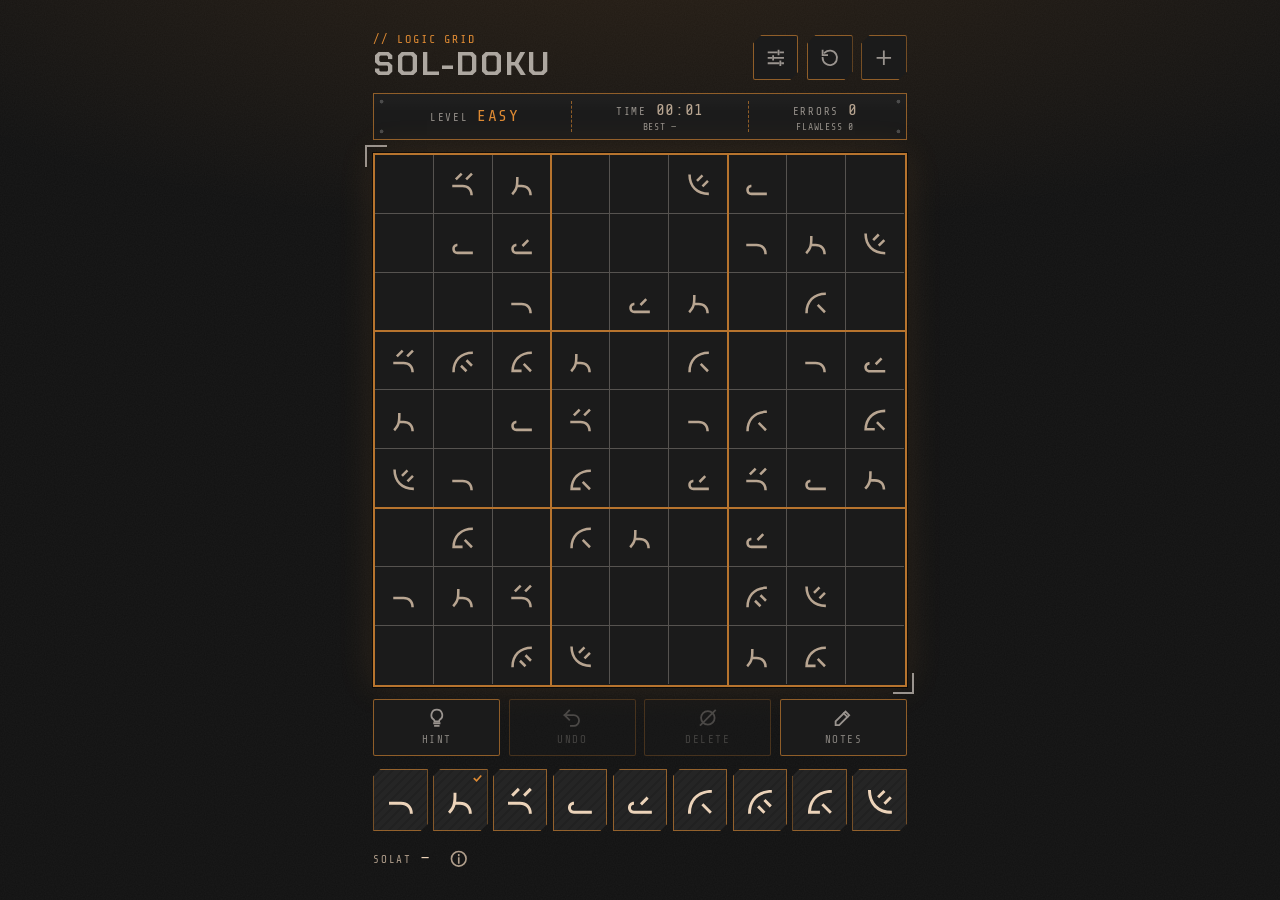
<file: index.html>
<!doctype html>
<html lang="en" data-hue="ember">
<head>
  <meta charset="utf-8">
  <meta name="viewport" content="width=device-width, initial-scale=1, viewport-fit=cover">
  <meta name="theme-color" content="#111111">
  <meta name="apple-mobile-web-app-capable" content="yes">
  <meta name="mobile-web-app-capable" content="yes">
  <meta name="apple-mobile-web-app-status-bar-style" content="black-translucent">
  <meta name="apple-mobile-web-app-title" content="Sol-doku">
  <title>Sol-doku</title>
  <script>
    (() => {
      const V = "20261128063923";
      const check = () => fetch("version.json?t=" + Date.now(), { cache: "no-store" })
        .then((r) => r.json())
        .then(({ v }) => {
          if (v && v !== V && new URLSearchParams(location.search).get("v") !== v) location.replace(location.pathname + "?v=" + v);
        })
        .catch(() => {});
      check();
      document.addEventListener("visibilitychange", () => { if (!document.hidden) check(); });
    })();
  </script>
  <link rel="icon" type="image/png" href="[data-uri]">
  <link rel="apple-touch-icon" href="[data-uri]">
  <script>try { var h = localStorage.getItem("sudoku.hue"); if (h) document.documentElement.dataset.hue = h; } catch (e) {}</script>
  <link rel="preconnect" href="https://fonts.googleapis.com">
  <link rel="preconnect" href="https://fonts.gstatic.com" crossorigin>
  <link rel="stylesheet" href="https://fonts.googleapis.com/css2?family=Chakra+Petch:wght@400;500;600;700&family=Share+Tech+Mono&display=swap">
  <link rel="stylesheet" href="style.css?v=20261128063923">
</head>
<body>
  <main class="app" id="app">
    <header class="topbar">
      <div class="brand">
        <div class="kicker">// Logic grid</div>
        <h1>Sol-doku</h1>
      </div>
      <div class="top-actions">
        <button class="icon-btn" id="open-hue" aria-label="Settings">
          <svg viewBox="0 0 24 24" fill="none" stroke="currentColor" stroke-width="2" stroke-linecap="square"><path d="M4 6h9M17 6h3M4 12h3M11 12h9M4 18h11M19 18h1"/><path d="M15 4v4M9 10v4M17 16v4"/></svg>
        </button>
        <button class="icon-btn" id="open-reset" aria-label="Reset grid">
          <svg viewBox="0 0 24 24" fill="none" stroke="currentColor" stroke-width="2" stroke-linecap="square"><path d="M4 12a8 8 0 1 0 2.4-5.7"/><path d="M4 4v5h5"/></svg>
        </button>
        <button class="icon-btn" id="open-new" aria-label="New game">
          <svg viewBox="0 0 24 24" fill="none" stroke="currentColor" stroke-width="2" stroke-linecap="square"><path d="M12 5v14M5 12h14"/></svg>
        </button>
      </div>
    </header>

    <section class="panel status" aria-label="Game status">
      <div><span class="label">Level</span><span class="readout" id="stat-level">—</span></div>
      <div id="time-block"><span class="label">Time</span><span class="readout" id="stat-time">00:00</span><small class="sub" id="stat-best"></small></div>
      <div id="err-block"><span class="label">Errors</span><span class="readout" id="stat-mistakes">0</span><small class="sub" id="stat-streak"></small></div>
    </section>

    <div class="board-area">
      <div class="board-wrap">
        <div class="board" id="board" role="grid" aria-label="Sol-doku board"></div>
      </div>
    </div>

    <section class="tools" aria-label="Tools">
      <button class="tool" id="hint">
        <svg viewBox="0 0 24 24" fill="none" stroke="currentColor" stroke-width="2" stroke-linecap="square"><path d="M9 18h6M10 21h4"/><path d="M12 3a6 6 0 0 0-3.5 10.9c.6.5 1 1.2 1 2.1h5c0-.9.4-1.6 1-2.1A6 6 0 0 0 12 3z"/></svg>
        <span>Hint</span>
        <i class="badge" id="hint-count"></i>
      </button>
      <button class="tool" id="undo">
        <svg viewBox="0 0 24 24" fill="none" stroke="currentColor" stroke-width="2" stroke-linecap="square"><path d="M9 14L4 9l5-5"/><path d="M4 9h10a6 6 0 0 1 0 12h-3"/></svg>
        <span>Undo</span>
      </button>
      <button class="tool" id="erase">
        <svg class="ic-erase" viewBox="0 0 24 24" fill="none" stroke="currentColor" stroke-width="2" stroke-linecap="square"><circle cx="12" cy="12" r="7.5"/><path d="M4 20L20 4"/></svg>
        <svg class="ic-clear" viewBox="0 0 24 24" fill="currentColor" stroke="currentColor" stroke-width="2" stroke-linecap="square"><g stroke="none"><rect x="4" y="4" width="3" height="3"/><rect x="10.5" y="4" width="3" height="3"/><rect x="17" y="4" width="3" height="3"/><rect x="4" y="10.5" width="3" height="3"/><rect x="17" y="10.5" width="3" height="3"/><rect x="4" y="17" width="3" height="3"/><rect x="10.5" y="17" width="3" height="3"/><rect x="17" y="17" width="3" height="3"/></g><path d="M3 21L21 3" fill="none"/></svg>
        <span>Delete</span>
      </button>
      <button class="tool" id="solved-btn">
        <svg viewBox="0 0 24 24" fill="none" stroke="currentColor" stroke-width="2" stroke-linecap="square"><path d="M4 12.5l5 5L20 6.5"/></svg>
        <span>Solved · View results</span>
      </button>
      <button class="tool" id="notes" aria-pressed="false">
        <svg viewBox="0 0 24 24" fill="none" stroke="currentColor" stroke-width="2" stroke-linecap="square"><path d="M4 20h4L19 9l-4-4L4 16z"/><path d="M13 7l4 4"/></svg>
        <span>Notes</span>
      </button>
    </section>

    <section class="pad" id="pad" aria-label="Number pad"></section>

    <footer class="footer">
      <div class="footer-left">
        <div class="sol-guide" id="sol-block" aria-live="polite"><span>Solat</span><span class="readout" id="stat-sol">—</span><span class="sol-ex" id="stat-sol-ex"></span></div>
        <a class="info" href="https://github.com/menehune23/sol" target="_blank" rel="noopener" aria-label="What is Sol?" title="What is Sol?"><span id="info-text">What is Sol?</span><svg viewBox="0 0 24 24" fill="none" stroke="currentColor" stroke-width="2" stroke-linecap="square"><circle cx="12" cy="12" r="9"/><path d="M12 11v6M12 7v1"/></svg></a>
      </div>
      <a id="request-link" href="https://app.devin.ai/sessions/24729240f18b49819ce347943eb49a1e" target="_blank" rel="noopener">Request changes</a>
    </footer>
  </main>

  <dialog class="sheet" id="new-sheet" aria-labelledby="new-title">
    <div class="sheet-head">
      <div class="grabber" title="Close" aria-hidden="true"></div>
      <div class="kicker">// New grid</div>
      <h2 id="new-title">Select difficulty</h2>
    </div>
    <div class="levels" id="levels" role="radiogroup" aria-labelledby="new-title"></div>
    <div class="sheet-actions">
      <button class="btn" id="start">Generate grid</button>
      <button class="btn ghost" data-close>Cancel</button>
    </div>
  </dialog>

  <dialog class="sheet" id="reset-sheet" aria-labelledby="reset-title">
    <div class="sheet-head">
      <div class="grabber" title="Close" aria-hidden="true"></div>
      <div class="kicker">// Purge input</div>
      <h2 id="reset-title">Reset grid?</h2>
    </div>
    <p class="sheet-note">Clears your entries, notes, hints, and time. The starting grid stays the same.</p>
    <div class="sheet-actions">
      <button class="btn danger" id="do-reset">Reset</button>
      <button class="btn ghost" data-close>Cancel</button>
    </div>
  </dialog>

  <dialog class="sheet" id="hue-sheet" aria-labelledby="hue-title">
    <div class="sheet-head">
      <div class="grabber" title="Close" aria-hidden="true"></div>
      <div class="kicker">// System</div>
      <h2 id="hue-title">Settings</h2>
    </div>
    <div class="setting-label" id="color-label">Color</div>
    <div class="hues" id="hues" role="radiogroup" aria-labelledby="color-label"></div>
    <div class="hue-name" id="hue-name"></div>
    <div class="toggles">
      <label class="toggle"><span><strong>Timer</strong><small>Show elapsed time</small></span><input type="checkbox" id="set-timer" role="switch"><i aria-hidden="true"></i></label>
      <label class="toggle"><span><strong>Errors</strong><small>Mark wrong letters in red</small></span><input type="checkbox" id="set-errors" role="switch"><i aria-hidden="true"></i></label>
      <label class="toggle"><span><strong>Auto-clear notes</strong><small>Remove placed letters from notes</small></span><input type="checkbox" id="set-autonotes" role="switch"><i aria-hidden="true"></i></label>
      <label class="toggle"><span><strong>Hints</strong><small>Show the Hint button (using a hint disables record-setting and resets flawless streaks)</small></span><input type="checkbox" id="set-hints" role="switch"><i aria-hidden="true"></i></label>
      <label class="toggle"><span><strong>Sol guide</strong><small>Show the selected letter's Solat</small></span><input type="checkbox" id="set-sol" role="switch"><i aria-hidden="true"></i></label>
    </div>
    <div class="sheet-actions">
      <button class="btn" data-close>Done</button>
    </div>
  </dialog>

  <dialog class="sheet" id="win-sheet" aria-labelledby="win-title">
    <div class="sheet-head">
      <div class="grabber" title="Close" aria-hidden="true"></div>
      <div class="kicker">// Grid stabilized</div>
      <h2 id="win-title">Grid solved</h2>
    </div>
    <dl class="stats" id="win-stats"></dl>
    <p class="win-note" id="win-note" hidden>Hints used, so this grid can't set a record or count as flawless</p>
    <canvas id="sparks" popover="manual" aria-hidden="true"></canvas>
    <div class="sheet-actions">
      <button class="btn" id="win-new">New game</button>
      <button class="btn ghost" data-close>View grid</button>
    </div>
  </dialog>

  <div class="overlay" id="loading" hidden>
    <div class="scan"><div class="bars"><i></i><i></i><i></i><i></i><i></i></div><span>Generating grid</span></div>
  </div>

  <script src="sudoku.js?v=20261128063923"></script>
  <script src="sol.js?v=20261128063923"></script>
  <script src="app.js?v=20261128063923"></script>
</body>
</html>
</file>
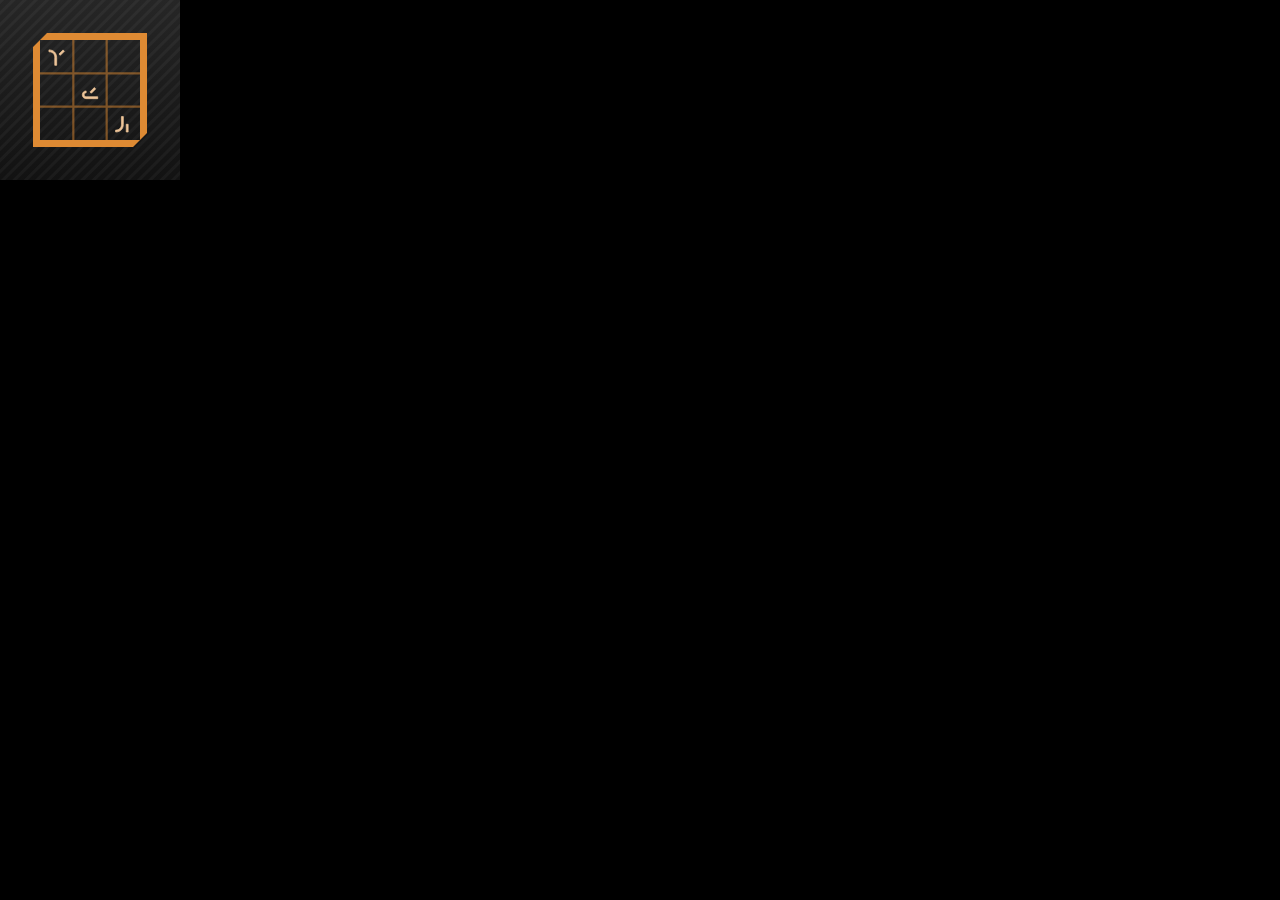
<file: icon/icon.html>
<!doctype html><html><head>
<style>html,body{margin:0;background:#000;overflow:hidden}svg{display:block}</style></head><body>
<svg id="i" xmlns="http://www.w3.org/2000/svg" width="180" height="180" viewBox="0 0 180 180">
<defs>
 <linearGradient id="bg" x1="0" y1="0" x2="0" y2="1"><stop offset="0" stop-color="#262626"/><stop offset="1" stop-color="#121212"/></linearGradient>
 <pattern id="st" width="8" height="8" patternUnits="userSpaceOnUse" patternTransform="rotate(45)"><rect width="3" height="8" fill="#FFFFFF" fill-opacity=".04"/></pattern>
</defs>
<rect width="180" height="180" fill="url(#bg)"/>
<rect width="180" height="180" fill="url(#st)"/>
<path d="M73.33 40V140M40 73.33H140M106.67 40V140M40 106.67H140" fill="none" stroke="#DE8A33" stroke-opacity=".5" stroke-width="2.2"/>
<path d="M47 33H147V133L133 147H33V47ZM40 40V140H140V40Z" fill="#DE8A33" fill-rule="evenodd"/>
<g fill="#EFC599" stroke="#EFC599" stroke-width="30"><path transform="translate(48.95 48.00) scale(0.02374) translate(-125 730) scale(1 -1)" d="M601.8 420.2 775 593.4 718.4 650 545.2 476.8ZM370 0H450V325C450 522 322.1 650 125 650V570C204.1 570 264.2 545.5 304.8 504.8C345.5 464.2 370 404.1 370 325Z"/><path transform="translate(82.28 81.33) scale(0.02374) translate(-125 730) scale(1 -1)" d="M450 285 506.6 228.4 689.6 411.4 633 468ZM287.5 245V325C195.4 325 125 254.5 125 162.5C125 70.4 195.4 0 287.5 0H775V80H287.5C239.5 80 205 114.5 205 162.5C205 210.4 239.5 245 287.5 245Z"/><path transform="translate(115.62 114.67) scale(0.02374) translate(-125 730) scale(1 -1)" d="M652.5 325H572.5V0H652.5ZM370 650V325C370 245.9 345.5 185.8 304.8 145.2C264.2 104.5 204.1 80 125 80V0C322.1 0 450 128 450 325V650Z"/></g>
</svg></body></html>
</file>
<file: style.css>
:root {
  --bg: #111111;
  --surface: #1B1B1B;
  --surface-2: #252525;
  --surface-3: #2F2F2F;
  --base-text: #F2F2F2;
  --accent: #DE8A33;
  --accent-rgb: 222, 138, 51;
  --accent-fg: #111111;
  --neutral: color-mix(in srgb, var(--accent) 10%, #DEDEDE);
  --neutral-muted: color-mix(in srgb, var(--neutral) 62%, transparent);
  --neutral-dim: color-mix(in srgb, var(--neutral) 65%, var(--surface));
  --neutral-soft: color-mix(in srgb, var(--neutral) 75%, var(--surface));
  --neutral-dim-text: color-mix(in srgb, var(--neutral) 55%, var(--surface));
  --primary-action: var(--accent);
  --primary-action-fg: var(--accent-fg);
  --text: color-mix(in srgb, var(--accent) 30%, var(--base-text));
  --text-muted: color-mix(in srgb, var(--text) 72%, transparent);
  --border: rgba(var(--accent-rgb), 0.6);
  --grid-line: color-mix(in srgb, var(--neutral) 30%, var(--surface));
  --grid-major: rgba(var(--accent-rgb), 0.6);
  --negative: #FF5C4D;
  --negative-rgb: 255, 92, 77;
  --radius: 0.25rem;
  --chamfer: 0.75rem;
  --font: "Chakra Petch", "Rajdhani", system-ui, sans-serif;
  --mono: "Share Tech Mono", ui-monospace, "SF Mono", Menlo, monospace;
  --safe-top: env(safe-area-inset-top, 0px);
  --safe-bottom: env(safe-area-inset-bottom, 0px);
  color-scheme: dark;
}
[data-hue="ember"] { --accent: #DE8A33; --accent-rgb: 222, 138, 51; }
[data-hue="patina"] { --accent: #4FB89F; --accent-rgb: 79, 184, 159; }
[data-hue="signal"] { --accent: #E5533D; --accent-rgb: 229, 83, 61; }
[data-hue="sand"] { --accent: #C9B58C; --accent-rgb: 201, 181, 140; }
[data-hue="lime"] { --accent: #A9BA35; --accent-rgb: 169, 186, 53; }
[data-hue="ion"] { --accent: #5B9EE6; --accent-rgb: 91, 158, 230; }
[data-hue="nebula"] { --accent: #A57BE8; --accent-rgb: 165, 123, 232; }
[data-hue="flare"] { --accent: #E56BAA; --accent-rgb: 229, 107, 170; }
[data-hue="steel"] { --accent: #A1A1A1; --accent-rgb: 161, 161, 161; }

* { box-sizing: border-box; }
/* 0 = rest, 1 = peak of the solved-grid pulse; the peak copy of the board fades in over the rest state (0.31 over 0.35 composites to the 0.55 outer glow). */
@property --pulse { syntax: "<number>"; inherits: true; initial-value: 0; }
html, body { margin: 0; }
html {
  /* Layout size in rem at base scale, plus a gutter each side; the root font size scales it to fit the viewport. */
  --app-w: 32.5;
  --app-pad: 0.875;
  --app-h: 51.875;
  --scale-max: 1.625;
  touch-action: manipulation;
  font-size: clamp(16px, min(100vw / (var(--app-w) + 2 * var(--app-pad)), 100svh / var(--app-h)), 16px * var(--scale-max));
}
body {
  min-height: 100dvh;
  font-family: var(--font);
  color: var(--text);
  background-color: var(--bg);
  background-image:
    radial-gradient(120% 60% at 50% -10%, rgba(var(--accent-rgb), 0.12), transparent 60%),
    url("noise.png");
  background-size: auto, 160px;
  background-attachment: fixed;
  -webkit-tap-highlight-color: transparent;
  -webkit-font-smoothing: antialiased;
}
button { font: inherit; color: inherit; cursor: pointer; }
button:focus-visible, .cell:focus-visible { outline: 0.125rem solid var(--accent); outline-offset: 0.125rem; }

.app {
  max-width: calc(var(--app-w) * 1rem);
  height: 100dvh;
  min-height: min-content;
  margin: 0 auto;
  padding: calc(var(--safe-top) + 1.375rem) calc(var(--app-pad) * 1rem) calc(var(--safe-bottom) + 1.375rem);
  display: flex;
  flex-direction: column;
  justify-content: safe center;
  gap: 0.75rem;
}

.topbar { display: flex; align-items: flex-end; justify-content: space-between; gap: 0.75rem; }
.brand .kicker, .label, .tool span, .footer, .sheet .kicker, .level-option small, .stat dt {
  font-family: var(--mono);
  text-transform: uppercase;
  letter-spacing: 0.16em;
  font-size: 0.6875rem;
}
.brand .kicker { color: var(--accent); }
.brand .kicker b { font-weight: 400; color: var(--text); }
.brand h1 { margin: 0.125rem 0 0; color: var(--neutral-soft); font-size: 1.875rem; font-weight: 700; letter-spacing: 0.06em; text-transform: uppercase; line-height: 1; }
.top-actions { display: flex; gap: 0.5rem; }

.icon-btn {
  width: 2.625rem; height: 2.625rem;
  display: grid; place-items: center;
  border: 1px solid var(--border);
  border-radius: 0.125rem;
  background: var(--surface);
  color: var(--neutral-dim);
  clip-path: polygon(0.5rem 0, 100% 0, 100% calc(100% - 0.5rem), calc(100% - 0.5rem) 100%, 0 100%, 0 0.5rem);
}
.icon-btn:active { background: var(--surface-2); }
.icon-btn svg, .tool svg { --icon: 1.25rem; width: var(--icon); height: var(--icon); }
/* Icons are drawn on a 24-unit grid with a 2-unit margin; trim it above the stacked label. */
.tool:not(#solved-btn) svg { margin-top: calc(var(--icon) * -2 / 24); }

.panel {
  border: 1px solid var(--border);
  background:
    radial-gradient(circle at 0.4375rem 0.4375rem, rgba(255, 255, 255, 0.2) 0.09375rem, transparent 0.125rem),
    radial-gradient(circle at calc(100% - 0.4375rem) 0.4375rem, rgba(255, 255, 255, 0.2) 0.09375rem, transparent 0.125rem),
    radial-gradient(circle at 0.4375rem calc(100% - 0.4375rem), rgba(255, 255, 255, 0.2) 0.09375rem, transparent 0.125rem),
    radial-gradient(circle at calc(100% - 0.4375rem) calc(100% - 0.4375rem), rgba(255, 255, 255, 0.2) 0.09375rem, transparent 0.125rem),
    linear-gradient(180deg, rgba(255, 255, 255, 0.025), transparent 40%),
    var(--surface);
}

.status { display: flex; padding: 0.375rem 0.875rem; }
.status > div { flex: 1 1 auto; display: grid; grid-template-columns: 1fr auto auto 1fr; align-items: baseline; align-content: center; gap: 0.125rem 0.5rem; min-width: 0; }
.status > div:first-child { flex-grow: 1.3; }
.status > div > :first-child { grid-column: 2; }
.status .sub { grid-row: 2; grid-column: 1 / -1; text-align: center; white-space: nowrap; font-family: var(--mono); font-size: 0.5625rem; letter-spacing: 0.08em; text-transform: uppercase; color: var(--neutral-muted); font-variant-numeric: tabular-nums; }
.status > div[hidden] { display: none; }
@media (max-width: 360px) {
  .status { padding: 0.375rem 0.5rem; }
  .status > div { column-gap: 0.3125rem; }
  .status > div + div { padding-left: 0.375rem; margin-left: 0.375rem; }
  .status .readout { letter-spacing: 0; font-size: 0.875rem; }
  .status .label { letter-spacing: 0.12em; }
  .status #stat-level { letter-spacing: 0.06em; }
}
.status > div + div { border-left: 1px dashed var(--border); padding-left: 0.625rem; margin-left: 0.625rem; }
.label { color: var(--neutral-muted); font-size: 0.625rem; }

.readout { font-family: var(--mono); font-size: 0.9375rem; letter-spacing: 0.04em; font-variant-numeric: tabular-nums; }
#stat-level { color: var(--accent); text-transform: uppercase; letter-spacing: 0.1em; }
#stat-time, #stat-mistakes { color: color-mix(in srgb, var(--text) 75%, var(--surface)); }
#stat-mistakes.bad { color: var(--negative); }

/* Square slot that takes the space left by the rest of the UI; the board fills its shorter side. */
.board-area {
  flex: 0 1 auto;
  aspect-ratio: 1;
  min-height: 17.5rem;
  container-type: size;
  display: grid;
  place-items: center;
}
.board-wrap {
  position: relative;
  display: grid;
  width: min(100cqw, 100cqh);
  container-type: inline-size;
}
/* The board and its solved peak copy share one grid slot, so both get identical sizing. */
.board-wrap > .board { grid-area: 1 / 1; }
.board {
  --box-line: color-mix(in srgb, var(--accent) 80%, var(--surface));
  --letter: color-mix(in srgb, var(--accent) 80%, white);
  position: relative;
  display: grid;
  grid-template-columns: repeat(9, 1fr);
  grid-template-rows: repeat(9, 1fr);
  aspect-ratio: 1;
  border: 0.125rem solid var(--box-line);
  background: var(--surface);
  box-shadow: 0 0 0 1px rgba(0, 0, 0, 0.6), 0 0 2rem rgba(var(--accent-rgb), 0.12);
  touch-action: manipulation;
  user-select: none;
  -webkit-user-select: none;
}
/* 3x3 box lines drawn above the cells so highlights can't cover them. */
.board::before, .board::after {
  content: "";
  position: absolute;
  inset: 0;
  z-index: 2;
  pointer-events: none;
}
.board::before {
  left: calc(100% / 3 - 1px);
  right: calc(100% / 3 - 1px);
  border-left: 0.125rem solid var(--box-line);
  border-right: 0.125rem solid var(--box-line);
}
.board::after {
  top: calc(100% / 3 - 1px);
  bottom: calc(100% / 3 - 1px);
  border-top: 0.125rem solid var(--box-line);
  border-bottom: 0.125rem solid var(--box-line);
}
.board-wrap::before, .board-wrap::after {
  content: "";
  position: absolute;
  width: 1.125rem; height: 1.125rem;
  border: 0.125rem solid var(--neutral-dim);
  pointer-events: none;
}
.board-wrap::before { top: -0.4375rem; left: -0.4375rem; border-right: 0; border-bottom: 0; }
.board-wrap::after { bottom: -0.4375rem; right: -0.4375rem; border-left: 0; border-top: 0; }

.cell {
  position: relative;
  display: grid;
  place-items: center;
  padding: 0;
  border: 0;
  border-right: 1px solid var(--grid-line);
  border-bottom: 1px solid var(--grid-line);
  background: transparent;
  color: var(--accent);
  font-family: var(--font);
  font-size: 6.4cqi;
  font-weight: 500;
  line-height: 1;
  min-width: 0;
}
.cell.c8 { border-right: 0; }
.cell.r8 { border-bottom: 0; }
.cell.given { color: color-mix(in srgb, var(--text) var(--given-dim, 75%), var(--surface)); }
[data-hue="sand"], [data-hue="steel"] { --given-dim: 62%; }
.cell.given.sel, .cell.given.same { color: color-mix(in srgb, var(--text) 80%, var(--surface)); }
/* Cell outlines sit 1px thick on the cell's surrounding lines: over thin lines, on the inside edge of thick ones. */
.cell { --ot: 1px; --or: 1px; --ob: 1px; --ol: 1px; }
.cell.c3, .cell.c6 { --ol: 0px; }
.cell.r3, .cell.r6 { --ot: 0px; }
.cell::before {
  top: calc(-1 * var(--ot)); right: calc(-1 * var(--or)); bottom: calc(-1 * var(--ob)); left: calc(-1 * var(--ol));
  border: 1px solid var(--line-c, transparent);
}
.cell.peer { background: rgba(255, 255, 255, 0.0525); }
.cell.same { background: rgba(var(--accent-rgb), 0.18); }
.cell.same::before { content: ""; position: absolute; z-index: 3; pointer-events: none; --line-c: var(--box-line); }
.cell.sel { --sel-line: color-mix(in srgb, var(--accent) 70%, white); }
.cell.sel::before { content: ""; position: absolute; z-index: 3; pointer-events: none; --line-c: var(--sel-line); box-shadow: inset 0 0 0.375rem rgba(var(--accent-rgb), 0.6), 0 0 0.25rem rgba(var(--accent-rgb), 0.9), 0 0 0.625rem rgba(var(--accent-rgb), 0.5); }
.cell.wrong { color: var(--negative); background-image: repeating-linear-gradient(-45deg, rgba(var(--negative-rgb), 0.24) 0 0.125rem, transparent 0.125rem 0.375rem); }
.cell.wrong.sel::before { --line-c: var(--negative); box-shadow: inset 0 0 0.375rem rgba(var(--negative-rgb), 0.6), 0 0 0.25rem rgba(var(--negative-rgb), 0.9), 0 0 0.625rem rgba(var(--negative-rgb), 0.5); }
.cell.flash { animation: flash 0.6s ease-out; }
@keyframes flash { from { background: rgba(var(--accent-rgb), 0.55); } }

.sym { display: block; width: 100%; height: 100%; fill: currentColor; overflow: visible; }
.cell .v { display: block; width: 40%; aspect-ratio: 1; }
.cell:not(.given):not(.wrong) .v { color: var(--letter); }
.cell:not(.given) .v .sym { filter: drop-shadow(0 0 0.125rem rgba(var(--glow-rgb, var(--accent-rgb)), 0.9)) drop-shadow(0 0 0.3125rem rgba(var(--glow-rgb, var(--accent-rgb)), 0.6)); }
.cell.wrong { --glow-rgb: var(--negative-rgb); }
.notes {
  position: absolute; inset: 6%;
  display: grid;
  grid-template-columns: repeat(3, 1fr);
  grid-template-rows: repeat(3, 1fr);
  font-size: 3.8cqi;
  line-height: 1;
  color: color-mix(in srgb, var(--text) 85%, transparent);
}
.notes span { display: grid; place-items: center; }
.notes .sym { width: 72%; height: 72%; }
.notes span:not(.on) .sym { visibility: hidden; }
.notes span.match { color: var(--accent); }
.notes span:not(.match) { opacity: 0.55; }

.tools { position: relative; display: grid; grid-auto-flow: column; grid-auto-columns: 1fr; gap: 0.5rem; }
.tool[hidden] { display: none; }
.tool {
  position: relative;
  display: flex; flex-direction: column; align-items: center; gap: 0.25rem;
  padding: 0.5rem 0.25rem;
  border: 1px solid var(--border);
  border-radius: 0.125rem;
  background: var(--surface);
  color: var(--text);
}
.tool span { text-box: trim-both cap alphabetic; font-size: 0.625rem; letter-spacing: 0.14em; color: var(--neutral-dim-text); }
.tool svg { color: var(--neutral-dim); }
.tool[aria-pressed="true"] svg { color: var(--accent); }
.tool:active { background: var(--surface-2); }
.tool[aria-pressed="true"] { background: rgba(var(--accent-rgb), 0.22); border-color: var(--accent); }
.tool[aria-pressed="true"] span { color: var(--accent); }
.tool .badge {
  position: absolute; top: 0.25rem; right: 0.375rem;
  font-family: var(--mono); font-size: 0.625rem; color: var(--accent);
}
#erase .ic-clear, #erase.clear-notes .ic-erase { display: none; }
#erase.clear-notes .ic-clear { display: block; }
.tool:disabled { opacity: 0.4; cursor: default; }
#solved-btn { display: none; }
.solved .tools > .tool:not(#solved-btn) { visibility: hidden; }
.solved #solved-btn { position: absolute; inset: 0; display: flex; flex-direction: row; justify-content: center; gap: 0.625rem; border-color: var(--accent); background: rgba(var(--accent-rgb), 0.16); }
.solved #solved-btn { border-color: rgba(var(--accent-rgb), 0.55); }
.solved #solved-btn::after { content: ""; position: absolute; inset: -1px; border: 1px solid var(--accent); border-radius: inherit; box-shadow: 0 0 0.625rem rgba(var(--accent-rgb), 0.55); pointer-events: none; opacity: 0; animation: peak 2.4s ease-in-out infinite; }
.solved #solved-btn svg, .solved #solved-btn span { color: color-mix(in srgb, var(--neutral) 85%, var(--surface)); }
.solved #solved-btn span { font-size: 0.6875rem; }
@keyframes peak { 50% { opacity: 1; } }
.board.peak { --pulse: 1; pointer-events: none; opacity: 0; animation: peak 2.4s ease-in-out infinite; }
.solved .board { --box-line: color-mix(in srgb, var(--accent) calc(80% + 20% * var(--pulse)), var(--surface)); }
.solved .cell.given { color: color-mix(in srgb, var(--letter) calc(100% * var(--pulse)), color-mix(in srgb, var(--text) 75%, var(--surface))); }
.solved .board {
  box-shadow:
    0 0 0.1875rem rgba(var(--accent-rgb), calc(0.9 * var(--pulse))),
    0 0 0.625rem rgba(var(--accent-rgb), calc(0.7 * var(--pulse))),
    inset 0 0 0.1875rem rgba(var(--accent-rgb), calc(0.9 * var(--pulse))),
    inset 0 0 0.625rem rgba(var(--accent-rgb), calc(0.7 * var(--pulse))),
    0 0 3rem rgba(var(--accent-rgb), calc(0.35 - 0.04 * var(--pulse)));
}
/* Only the peak copy draws the pulse glows; at rest they would be invisible yet still cost a blur each (heavy when zoomed). */
/* Every thick line gets the same two-layer glow: inner lines via drop-shadow, the border via box-shadow on both sides. */
.board.peak::before, .board.peak::after {
  filter:
    drop-shadow(0 0 0.1875rem rgba(var(--accent-rgb), 0.9))
    drop-shadow(0 0 0.625rem rgba(var(--accent-rgb), 0.7));
}
.board.peak .cell .v .sym {
  filter:
    drop-shadow(0 0 0.125rem rgba(var(--accent-rgb), 0.9))
    drop-shadow(0 0 0.3125rem rgba(var(--accent-rgb), 0.6))
    drop-shadow(0 0 0.625rem rgba(var(--accent-rgb), 0.5));
}
@media (prefers-reduced-motion: reduce) { .board.peak, .solved #solved-btn::after { display: none; } }

.pad { display: grid; grid-template-columns: repeat(9, 1fr); gap: 0.3125rem; }
.key {
  display: flex; flex-direction: column; align-items: center; justify-content: center;
  height: 3.625rem;
  padding: 0;
  border: 1px solid var(--border);
  border-radius: 0;
  background-color: var(--surface-2);
  background-image: repeating-linear-gradient(-45deg, rgba(0, 0, 0, 0.12) 0 0.125rem, transparent 0.125rem 0.375rem);
  clip-path: polygon(0.4375rem 0, 100% 0, 100% calc(100% - 0.4375rem), calc(100% - 0.4375rem) 100%, 0 100%, 0 0.4375rem);
  color: var(--text);
}
.key b { display: block; width: min(50%, 1.375rem); aspect-ratio: 1; }
.key:active { background-color: rgba(var(--accent-rgb), 0.3); }
.key { position: relative; }
.key.complete::after {
  content: "";
  position: absolute; top: 0.25rem; right: 0.25rem;
  width: 0.5625rem; height: 0.5625rem;
  background: var(--accent);
  -webkit-mask: url("data:image/svg+xml,%3Csvg xmlns='http://www.w3.org/2000/svg' viewBox='0 0 10 10'%3E%3Cpath d='M1.5 5.2 4 7.6 8.6 2.4' fill='none' stroke='black' stroke-width='1.8' stroke-linecap='square'/%3E%3C/svg%3E") center / contain no-repeat;
  mask: url("data:image/svg+xml,%3Csvg xmlns='http://www.w3.org/2000/svg' viewBox='0 0 10 10'%3E%3Cpath d='M1.5 5.2 4 7.6 8.6 2.4' fill='none' stroke='black' stroke-width='1.8' stroke-linecap='square'/%3E%3C/svg%3E") center / contain no-repeat;
}
.key.preview.complete::after { background: var(--accent-fg); }
.notes-on .key {
  background-color: rgba(var(--accent-rgb), 0.1);
  background-image: none;
  border: 1px solid rgba(var(--accent-rgb), 0.7);
}
.key.preview { background-color: var(--accent); background-image: none; border-color: var(--accent); }
.key.preview b { color: var(--accent-fg); }
.key.locked, .notes-on .key.locked { opacity: 0.25; cursor: default; }
.key.locked.preview { opacity: 1; }

.footer { display: flex; justify-content: space-between; gap: 0.75rem; color: var(--text-muted); font-size: 0.625rem; padding-top: 0.25rem; }
.footer { align-items: center; }
.footer a { color: inherit; }
.footer-left { display: flex; align-items: center; gap: 0.625rem; min-width: 0; }
.sol-guide { display: flex; align-items: baseline; gap: 0.5rem; white-space: nowrap; }
.sol-guide[hidden] { display: none; }
.sol-guide .readout { font-size: 0.875rem; color: var(--text); text-transform: none; letter-spacing: 0.04em; }
.sol-ex { font-size: 0.875rem; color: var(--text); text-transform: none; letter-spacing: 0.04em; }
.sol-ex i { font-style: normal; font-size: 0.625rem; color: var(--text-muted); text-transform: uppercase; letter-spacing: 0.16em; }
.sol-ex b { font-weight: 400; color: var(--accent); }
.footer .info { display: flex; align-items: center; gap: 0.5rem; color: var(--text-muted); }
.footer .info svg { width: 1.125rem; height: 1.125rem; flex: none; }
.footer .info span { text-decoration: underline; }
.footer .info span[hidden] { display: none; }

/* Sheets */
dialog.sheet {
  width: 100%;
  max-width: calc(var(--app-w) * 1rem);
  margin: auto auto 0;
  padding: 0 1.125rem;
  border: 0;
  border-top: 0.125rem solid var(--accent);
  box-shadow: -1px 0 var(--border), 1px 0 var(--border);
  border-radius: 0;
  background: linear-gradient(180deg, rgba(var(--accent-rgb), 0.07), transparent 8.75rem), var(--surface);
  --text: var(--neutral);
  --text-muted: color-mix(in srgb, var(--neutral) 72%, transparent);
  color: var(--text);
}
dialog.sheet::backdrop { background: rgba(0, 0, 0, 0.6); }
#sparks { position: fixed; inset: 0; width: 100vw; height: 100vh; margin: 0; padding: 0; border: 0; background: none; pointer-events: none; overflow: visible; }
dialog.sheet[open] { animation: rise 0.22s ease-out; }
@keyframes rise { from { transform: translateY(1.5rem); opacity: 0; } }
.grabber { position: relative; width: 2.25rem; height: 0.3125rem; margin: 0 auto 0.875rem; background: var(--border); cursor: grab; touch-action: none; }
.grabber::before { content: ""; position: absolute; inset: -0.75rem -3.75rem; }
.sheet-head {
  position: relative; z-index: 2; flex: none;
  margin: 0 -1.125rem; padding: 0.625rem 1.125rem 0;
  touch-action: none;
}
.sheet-actions {
  position: relative; z-index: 2; flex: none;
  margin: 0 -1.125rem; padding: 0 1.125rem calc(var(--safe-bottom) + 1.125rem);
}
.sheet-body > :first-child { margin-top: 0; text-box: trim-start cap alphabetic; }
.sheet-body > :not(:has(~ :not([hidden]))) { margin-bottom: 0; }
.sheet-head::after, .sheet-actions::after { content: ""; position: absolute; pointer-events: none; opacity: 0; transition: opacity 0.15s; }
.sheet-head::after { left: 50%; top: calc(100% + 0.875rem); width: 0.5rem; height: 0.5rem; border: solid var(--neutral-dim); border-width: 0.125rem 0 0 0.125rem; transform: translateX(-50%) rotate(45deg); }
.sheet.scrolled .sheet-head::after { opacity: 1; }
.sheet-actions::after { left: 50%; bottom: calc(100% + 0.875rem); width: 0.5rem; height: 0.5rem; border: solid var(--neutral-dim); border-width: 0 0.125rem 0.125rem 0; transform: translateX(-50%) rotate(45deg); }
.sheet.more .sheet-actions::after { opacity: 1; }
dialog.sheet { transition: transform 0.22s ease-out; }
dialog.sheet.closing { transform: translateY(100%); }
dialog.sheet::backdrop { opacity: var(--scrim, 1); transition: opacity 0.22s ease-out; }
dialog.sheet.closing::backdrop { opacity: 0; }
.sheet .kicker { color: var(--accent); }
.sheet h2 { margin: 0.125rem 0 0; font-size: min(1.25rem, 5.9vw); letter-spacing: 0.1em; text-transform: uppercase; }

.levels { display: grid; gap: 0.5rem; margin-bottom: 1rem; }
.level-option {
  display: grid;
  grid-template-columns: auto 1fr;
  align-items: center;
  gap: 0.75rem;
  padding: 0.75rem 0.875rem;
  text-align: left;
  border: 1px solid var(--border);
  border-radius: 0.125rem;
  background: var(--surface-2);
}
.level-option .pips { display: flex; gap: 0.1875rem; }
.level-option .pips i { width: 0.3125rem; height: 1rem; background: var(--surface-3); transform: skewX(-15deg); }
.level-option .pips i.on { background: var(--accent); }
.level-option strong { display: block; font-size: 1rem; letter-spacing: 0.06em; text-transform: uppercase; }
.level-option small { display: block; color: var(--text); letter-spacing: 0.08em; font-size: 0.625rem; margin-top: 0.125rem; }
.level-option .best { min-width: 6ch; font-family: var(--mono); font-size: 0.75rem; text-align: right; }
.level-option .best { grid-column: 2; display: grid; grid-template-columns: auto auto; justify-content: start; gap: 0.25rem 0.75rem; margin: -0.25rem 0 0; text-align: left; }
.level-option .best, .level-option .best dd { color: color-mix(in srgb, var(--neutral) 60%, var(--surface)); }
.level-option .best dd { margin: 0; }
.level-option[aria-checked="true"] .best, .level-option[aria-checked="true"] .best dd { color: var(--text-muted); }
.level-option[aria-checked="true"] { border-color: var(--accent); background: rgba(var(--accent-rgb), 0.16); }

.btn {
  display: block;
  width: 100%;
  padding: 0.9375rem 1.125rem;
  border: 0;
  border-radius: 0;
  font-weight: 700;
  font-size: 0.9375rem;
  letter-spacing: 0.16em;
  text-transform: uppercase;
  background-color: var(--primary-action);
  color: var(--primary-action-fg);
  background-image: repeating-linear-gradient(-45deg, rgba(0, 0, 0, 0.08) 0 0.125rem, transparent 0.125rem 0.375rem);
  clip-path: polygon(var(--chamfer) 0, 100% 0, 100% calc(100% - var(--chamfer)), calc(100% - var(--chamfer)) 100%, 0 100%, 0 var(--chamfer));
}
.btn.danger { background-color: var(--negative); color: #141414; }
.sheet-note { margin: -0.25rem 0 1.125rem; color: var(--text-muted); font-size: 0.875rem; line-height: 1.45; }
.btn.ghost { background-color: rgba(255, 255, 255, 0.07); color: var(--text); margin-top: 0.5rem; }
.btn:active { filter: brightness(1.12); }

.hues { display: grid; grid-template-columns: repeat(9, 1fr); gap: 0.375rem; margin-bottom: 0.5rem; }
.hue {
  aspect-ratio: 1;
  border: 0.125rem solid transparent;
  background: var(--swatch);
  clip-path: polygon(0.5rem 0, 100% 0, 100% calc(100% - 0.5rem), calc(100% - 0.5rem) 100%, 0 100%, 0 0.5rem);
  padding: 0;
}
.hue[aria-checked="true"] { border-color: var(--base-text); box-shadow: inset 0 0 0 0.1875rem var(--surface); }
.setting-label { font-family: var(--mono); font-size: 0.625rem; letter-spacing: 0.16em; text-transform: uppercase; color: var(--neutral-muted); margin-bottom: 0.5rem; }
.toggles { display: grid; gap: 0.5rem; margin-bottom: 1rem; }
.toggle {
  display: flex; align-items: center; justify-content: space-between; gap: 0.75rem;
  padding: 0.75rem 0.875rem;
  border: 1px solid var(--border);
  background: var(--surface-2);
  cursor: pointer;
}
.toggle strong { display: block; font-size: 0.9375rem; letter-spacing: 0.06em; text-transform: uppercase; }
.toggle small { display: block; margin-top: 0.125rem; font-family: var(--mono); font-size: 0.625rem; letter-spacing: 0.06em; color: var(--text-muted); }
.toggle input { position: absolute; opacity: 0; pointer-events: none; }
.toggle i {
  position: relative; flex: none;
  width: 3rem; height: 1.625rem;
  background: var(--surface-3);
  border: 1px solid color-mix(in srgb, var(--neutral) 35%, var(--surface));
  clip-path: polygon(0.375rem 0, 100% 0, 100% calc(100% - 0.375rem), calc(100% - 0.375rem) 100%, 0 100%, 0 0.375rem);
  transition: background 0.15s;
}
.toggle i::after {
  content: ""; position: absolute; top: 0.1875rem; left: 0.1875rem;
  width: 1.125rem; height: 1.125rem;
  background: var(--neutral-dim);
  transition: transform 0.15s, background 0.15s;
}
.toggle input:checked + i { background: rgba(var(--accent-rgb), 0.3); border-color: var(--accent); }
.toggle input:checked + i::after { transform: translateX(1.375rem); background: var(--accent); }
.toggle input:focus-visible + i { outline: 0.125rem solid var(--accent); outline-offset: 0.125rem; }
.hue-name { font-family: var(--mono); font-size: 0.75rem; letter-spacing: 0.14em; text-transform: uppercase; color: var(--accent); margin: 0.25rem 0 1rem; }

.stats { display: grid; margin: 0 0 1rem; }
.stat { --row-pad: 0.9375rem; display: flex; align-items: center; justify-content: space-between; gap: 0.75rem; padding: var(--row-pad) 0.125rem; margin: 0; }
.stat:first-child { padding-top: 0; }
.stat + .stat { border-top: 1px dashed color-mix(in srgb, var(--neutral) 12%, transparent); }
.stat-div { height: 1px; margin: 0.25rem 0; background: var(--border); }
.stat dt, .stat dd > span { text-box: trim-both cap alphabetic; }
.stat dt { color: var(--neutral-soft); font-size: 0.6875rem; }
.stat dd { display: flex; align-items: center; margin: 0; font-family: var(--mono); font-size: 1.125rem; }
.win-note { margin: -0.375rem 0 1rem; font-family: var(--mono); font-size: 0.625rem; letter-spacing: 0.06em; color: var(--text-muted); }
.stat dd.record { color: var(--accent); }
.stat dd .star { width: 0.95em; height: 0.95em; margin-block: calc((1cap - 0.95em) / 2); margin-left: 0.4em; fill: currentColor; }
.star { overflow: visible; animation: star-pulse 2.4s ease-in-out infinite; }
@keyframes star-pulse {
  0%, 100% { filter: drop-shadow(0 0 0.125rem rgba(var(--accent-rgb), 0.7)); opacity: 0.85; transform: scale(1); }
  50% { filter: drop-shadow(0 0 0.25rem rgba(var(--accent-rgb), 1)) drop-shadow(0 0 0.625rem rgba(var(--accent-rgb), 0.8)); opacity: 1; transform: scale(1.12); }
}
.stat.starred dt { color: var(--accent); }
.stat.starred dt, .stat.starred dd { animation: text-pulse 2.4s ease-in-out infinite; }
@keyframes text-pulse {
  0%, 100% { text-shadow: 0 0 0.125rem rgba(var(--accent-rgb), 0.4); opacity: 0.85; }
  50% { text-shadow: 0 0 0.25rem rgba(var(--accent-rgb), 0.9), 0 0 0.625rem rgba(var(--accent-rgb), 0.6); opacity: 1; }
}
@media (prefers-reduced-motion: reduce) {
  .star, .stat.starred dt, .stat.starred dd { animation: none; }
}

.overlay {
  position: fixed; inset: 0;
  display: grid; place-items: center;
  background: rgba(0, 0, 0, 0.55);
  z-index: 10;
}
.overlay[hidden] { display: none; }
.scan { display: flex; flex-direction: column; align-items: center; gap: 0.875rem; font-family: var(--mono); letter-spacing: 0.18em; text-transform: uppercase; font-size: 0.75rem; color: var(--accent); }
.scan .bars { display: flex; gap: 0.25rem; }
.scan .bars i { width: 0.375rem; height: 1.625rem; background: var(--accent); transform: skewX(-15deg); animation: pulse 0.9s infinite ease-in-out; }
.scan .bars i:nth-child(2) { animation-delay: 0.1s; }
.scan .bars i:nth-child(3) { animation-delay: 0.2s; }
.scan .bars i:nth-child(4) { animation-delay: 0.3s; }
.scan .bars i:nth-child(5) { animation-delay: 0.4s; }
@keyframes pulse { 50% { opacity: 0.2; } }


@media (max-width: 370px) {
  html { --app-pad: 0.625; }
  .key { height: 3.125rem; }
  .key b { width: min(50%, 1.125rem); }
  .pad { gap: 0.25rem; }
}
@media (prefers-reduced-motion: reduce) {
  *, *::before, *::after { animation: none !important; }
}

html:has(dialog[open]),
html:has(dialog[open]) body { overflow: hidden; overscroll-behavior: none; }
dialog.sheet { max-height: calc(100dvh * 3 / 4); overflow: hidden; overscroll-behavior: none; }
dialog.sheet[open] { display: flex; flex-direction: column; }
.sheet-body { flex: 1 1 auto; min-height: 0; outline: none; overflow-y: auto; overscroll-behavior: contain; scrollbar-width: none; }
.sheet-body::-webkit-scrollbar { display: none; }
.sheet-body {
  --fade: 1.25rem;
  margin: 0.625rem -1.125rem;
  padding: var(--fade) 1.125rem;
  /* Smootherstep ramp: starts and ends with zero slope, so neither edge of the fade shows a line. */
  --fade-ramp: rgba(0, 0, 0, 0.0000) calc(var(--fade) * 0), rgba(0, 0, 0, 0.0022) calc(var(--fade) * 0.0625), rgba(0, 0, 0, 0.0161) calc(var(--fade) * 0.125), rgba(0, 0, 0, 0.0488) calc(var(--fade) * 0.1875), rgba(0, 0, 0, 0.1035) calc(var(--fade) * 0.25), rgba(0, 0, 0, 0.1800) calc(var(--fade) * 0.3125), rgba(0, 0, 0, 0.2752) calc(var(--fade) * 0.375), rgba(0, 0, 0, 0.3840) calc(var(--fade) * 0.4375), rgba(0, 0, 0, 0.5000) calc(var(--fade) * 0.5), rgba(0, 0, 0, 0.6160) calc(var(--fade) * 0.5625), rgba(0, 0, 0, 0.7248) calc(var(--fade) * 0.625), rgba(0, 0, 0, 0.8200) calc(var(--fade) * 0.6875), rgba(0, 0, 0, 0.8965) calc(var(--fade) * 0.75), rgba(0, 0, 0, 0.9512) calc(var(--fade) * 0.8125), rgba(0, 0, 0, 0.9839) calc(var(--fade) * 0.875), rgba(0, 0, 0, 0.9978) calc(var(--fade) * 0.9375), rgba(0, 0, 0, 1.0000) calc(var(--fade) * 1);
  -webkit-mask-image: linear-gradient(to bottom, var(--fade-ramp)), linear-gradient(to top, var(--fade-ramp));
  mask-image: linear-gradient(to bottom, var(--fade-ramp)), linear-gradient(to top, var(--fade-ramp));
  -webkit-mask-composite: source-in;
  mask-composite: intersect;
}
</file>
